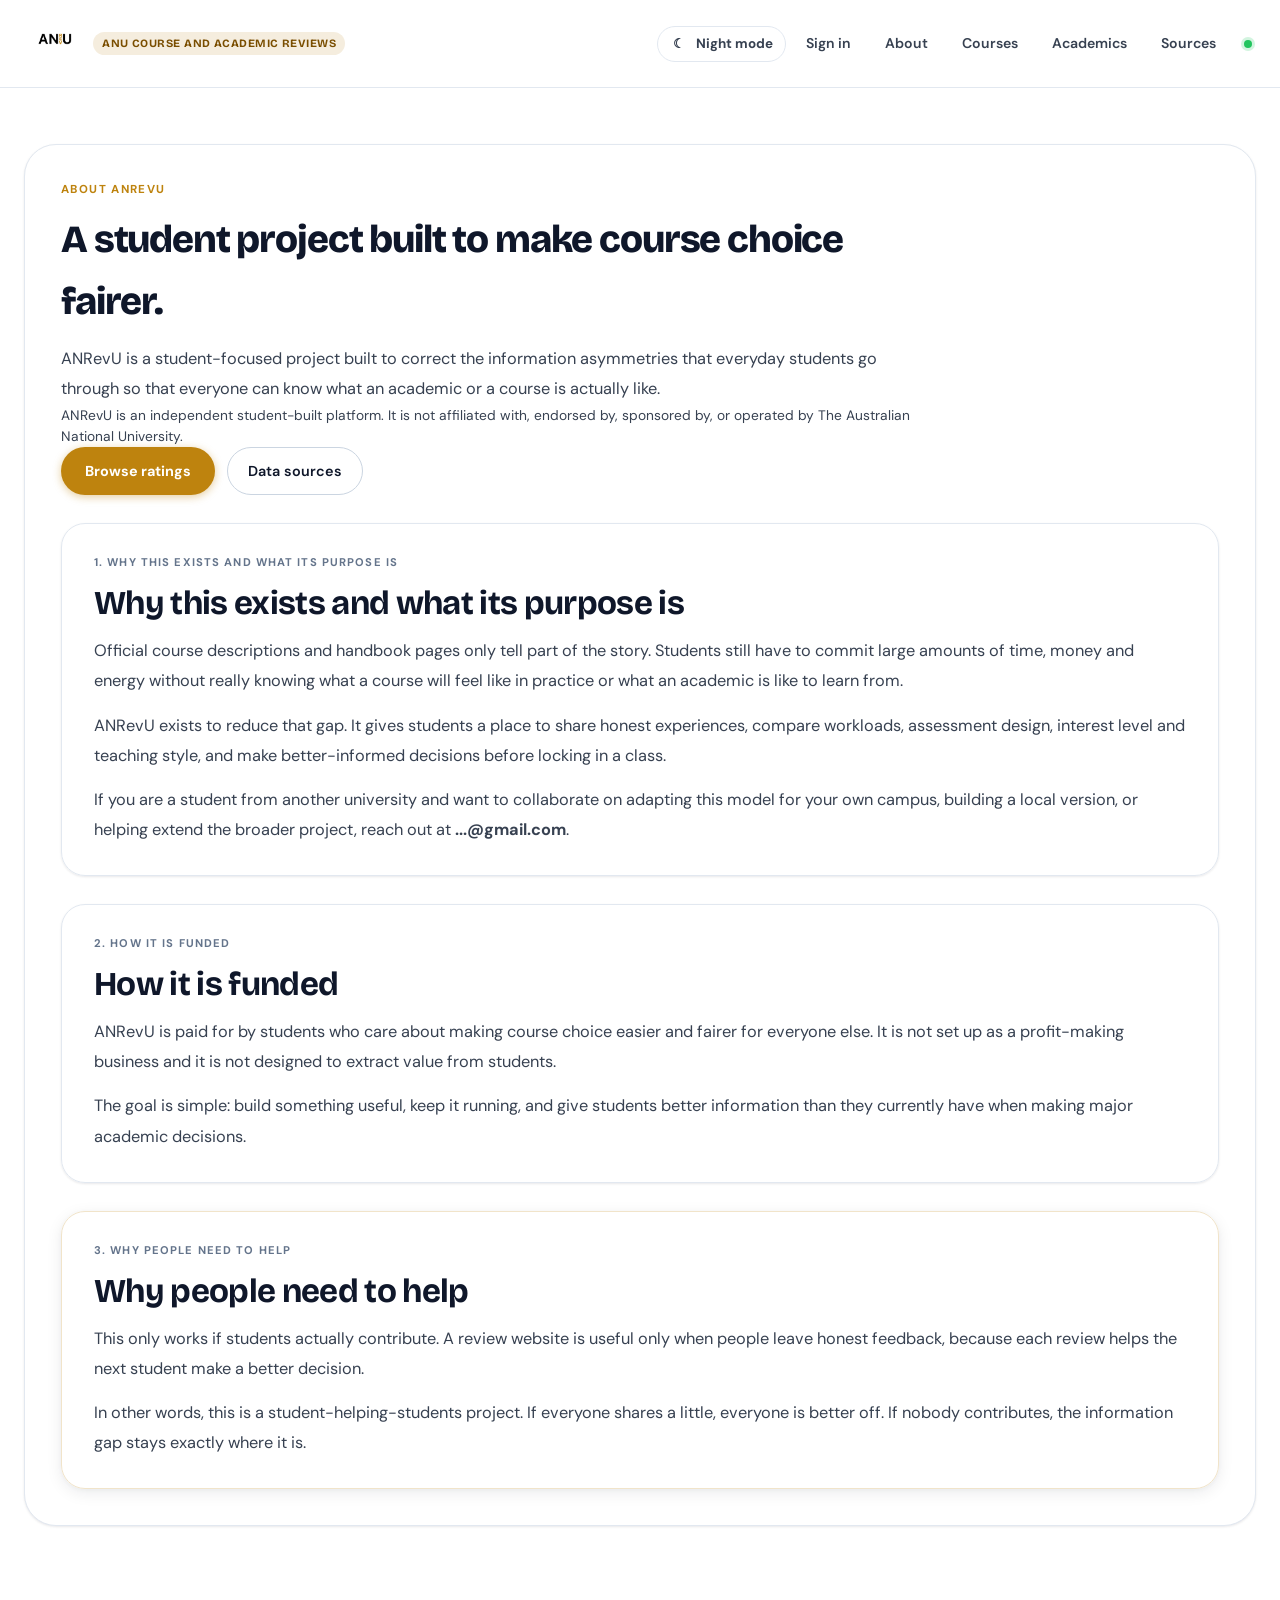
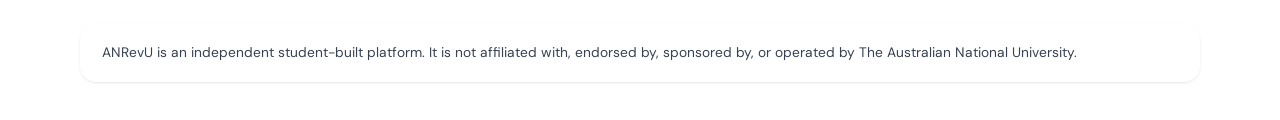
<file: cbe-rating/about.html>
<!doctype html>
<html lang="en">
  <head>
    <meta charset="utf-8">
    <meta name="viewport" content="width=device-width, initial-scale=1">
    <title>ANRevU | About</title>
    <link rel="icon" type="image/png" href="assets/anrevu-logo.png?v=20260502h">
    <link rel="preconnect" href="https://fonts.googleapis.com">
    <link rel="preconnect" href="https://fonts.gstatic.com" crossorigin>
    <link href="https://fonts.googleapis.com/css2?family=Bricolage+Grotesque:opsz,wght@12..96,400;12..96,500;12..96,600;12..96,700;12..96,800&family=DM+Sans:ital,opsz,wght@0,9..40,400;0,9..40,500;0,9..40,600;1,9..40,400&display=swap" rel="stylesheet">
    <link rel="stylesheet" href="styles.css?v=20260502h">
  </head>
  <body>
    <header class="site-header">
      <div class="header-inner">
        <a class="wordmark" href="/cbe-rating/" aria-label="Go to ANRevU home">
          <img class="wordmark-logo" src="assets/anrevu-logo-white.png?v=20260502h" alt="ANRevU">
          <span class="wordmark-badge">ANU course and academic reviews</span>
        </a>
        <nav class="header-nav">
          <button id="theme-toggle" class="theme-toggle" type="button" aria-pressed="false" aria-label="Switch to night mode">
            <span id="theme-toggle-icon" class="theme-toggle-icon" aria-hidden="true">☾</span>
            <span id="theme-toggle-text">Night mode</span>
          </button>
          <a id="auth-nav-link" href="/cbe-rating/#signin" class="nav-link nav-link--button">Sign in</a>
          <a href="/cbe-rating/about.html" class="nav-link">About</a>
          <a href="/cbe-rating/#directory" class="nav-link">Courses</a>
          <a href="/cbe-rating/#directory" class="nav-link">Academics</a>
          <a href="/cbe-rating/sources.html" class="nav-link">Sources</a>
          <span class="nav-dot is-live" title="About ANRevU"></span>
        </nav>
      </div>
    </header>

    <main class="shell">
      <section class="sources-section sources-section--page about-section about-section--stacked">
        <div class="sources-head about-intro">
          <p class="eyebrow">About ANRevU</p>
          <h1 class="sources-title">A student project built to make course choice fairer.</h1>
          <p class="sources-note">
            ANRevU is a student-focused project built to correct the information asymmetries that everyday students go through so that everyone can know what an academic or a course is actually like.
          </p>
          <p class="site-disclaimer">
            ANRevU is an independent student-built platform. It is not affiliated with, endorsed by, sponsored by, or operated by The Australian National University.
          </p>
          <div class="hero-actions">
            <a class="btn-primary" href="/cbe-rating/#directory">Browse ratings</a>
            <a class="btn-ghost btn-ghost--light" href="/cbe-rating/sources.html">Data sources</a>
          </div>
        </div>

        <section class="about-block">
          <p class="panel-label">1. Why this exists and what its purpose is</p>
          <h2 class="about-block-title">Why this exists and what its purpose is</h2>
          <p class="sources-note">
            Official course descriptions and handbook pages only tell part of the story. Students still have to commit large amounts of time, money and energy without really knowing what a course will feel like in practice or what an academic is like to learn from.
          </p>
          <p class="sources-note">
            ANRevU exists to reduce that gap. It gives students a place to share honest experiences, compare workloads, assessment design, interest level and teaching style, and make better-informed decisions before locking in a class.
          </p>
          <p class="sources-note">
            If you are a student from another university and want to collaborate on adapting this model for your own campus, building a local version, or helping extend the broader project, reach out at <strong>...@gmail.com</strong>.
          </p>
        </section>

        <section class="about-block">
          <p class="panel-label">2. How it is funded</p>
          <h2 class="about-block-title">How it is funded</h2>
          <p class="sources-note">
            ANRevU is paid for by students who care about making course choice easier and fairer for everyone else. It is not set up as a profit-making business and it is not designed to extract value from students.
          </p>
          <p class="sources-note">
            The goal is simple: build something useful, keep it running, and give students better information than they currently have when making major academic decisions.
          </p>
        </section>

        <section class="about-block about-block--highlight">
          <p class="panel-label">3. Why people need to help</p>
          <h2 class="about-block-title">Why people need to help</h2>
          <p class="sources-note">
            This only works if students actually contribute. A review website is useful only when people leave honest feedback, because each review helps the next student make a better decision.
          </p>
          <p class="sources-note">
            In other words, this is a student-helping-students project. If everyone shares a little, everyone is better off. If nobody contributes, the information gap stays exactly where it is.
          </p>
        </section>
      </section>
    </main>
    <footer class="site-footer">
      <p class="site-disclaimer">
        ANRevU is an independent student-built platform. It is not affiliated with, endorsed by, sponsored by, or operated by The Australian National University.
      </p>
    </footer>
    <script>
      (function () {
        const STORAGE_KEY = "anrevu-theme-mode";
        const root = document.documentElement;
        const toggle = document.getElementById("theme-toggle");
        const toggleText = document.getElementById("theme-toggle-text");
        const toggleIcon = document.getElementById("theme-toggle-icon");
        let dark = false;
        try {
          dark = localStorage.getItem(STORAGE_KEY) === "dark";
        } catch {}
        function applyTheme() {
          root.classList.toggle("dark", dark);
          toggle?.setAttribute("aria-pressed", dark ? "true" : "false");
          toggle?.setAttribute("aria-label", dark ? "Switch to normal mode" : "Switch to night mode");
          if (toggleText) toggleText.textContent = dark ? "Normal mode" : "Night mode";
          if (toggleIcon) toggleIcon.textContent = dark ? "☀" : "☾";
        }
        toggle?.addEventListener("click", function () {
          dark = !dark;
          try {
            localStorage.setItem(STORAGE_KEY, dark ? "dark" : "light");
          } catch {}
          applyTheme();
        });
        applyTheme();
        const AUTH_STORAGE_KEY = "anrevu-auth-status";
        const authLink = document.getElementById("auth-nav-link");
        try {
          const stored = localStorage.getItem(AUTH_STORAGE_KEY);
          const authState = stored ? JSON.parse(stored) : null;
          const signedIn = Boolean(authState?.signedIn);
          if (authLink) {
            authLink.textContent = signedIn ? "Account" : "Sign in";
            authLink.href = signedIn ? "/cbe-rating/#account" : "/cbe-rating/#signin";
            authLink.classList.toggle("nav-link--signed-in", signedIn);
          }
        } catch {}
      }());
    </script>
  </body>
</html>
</file>
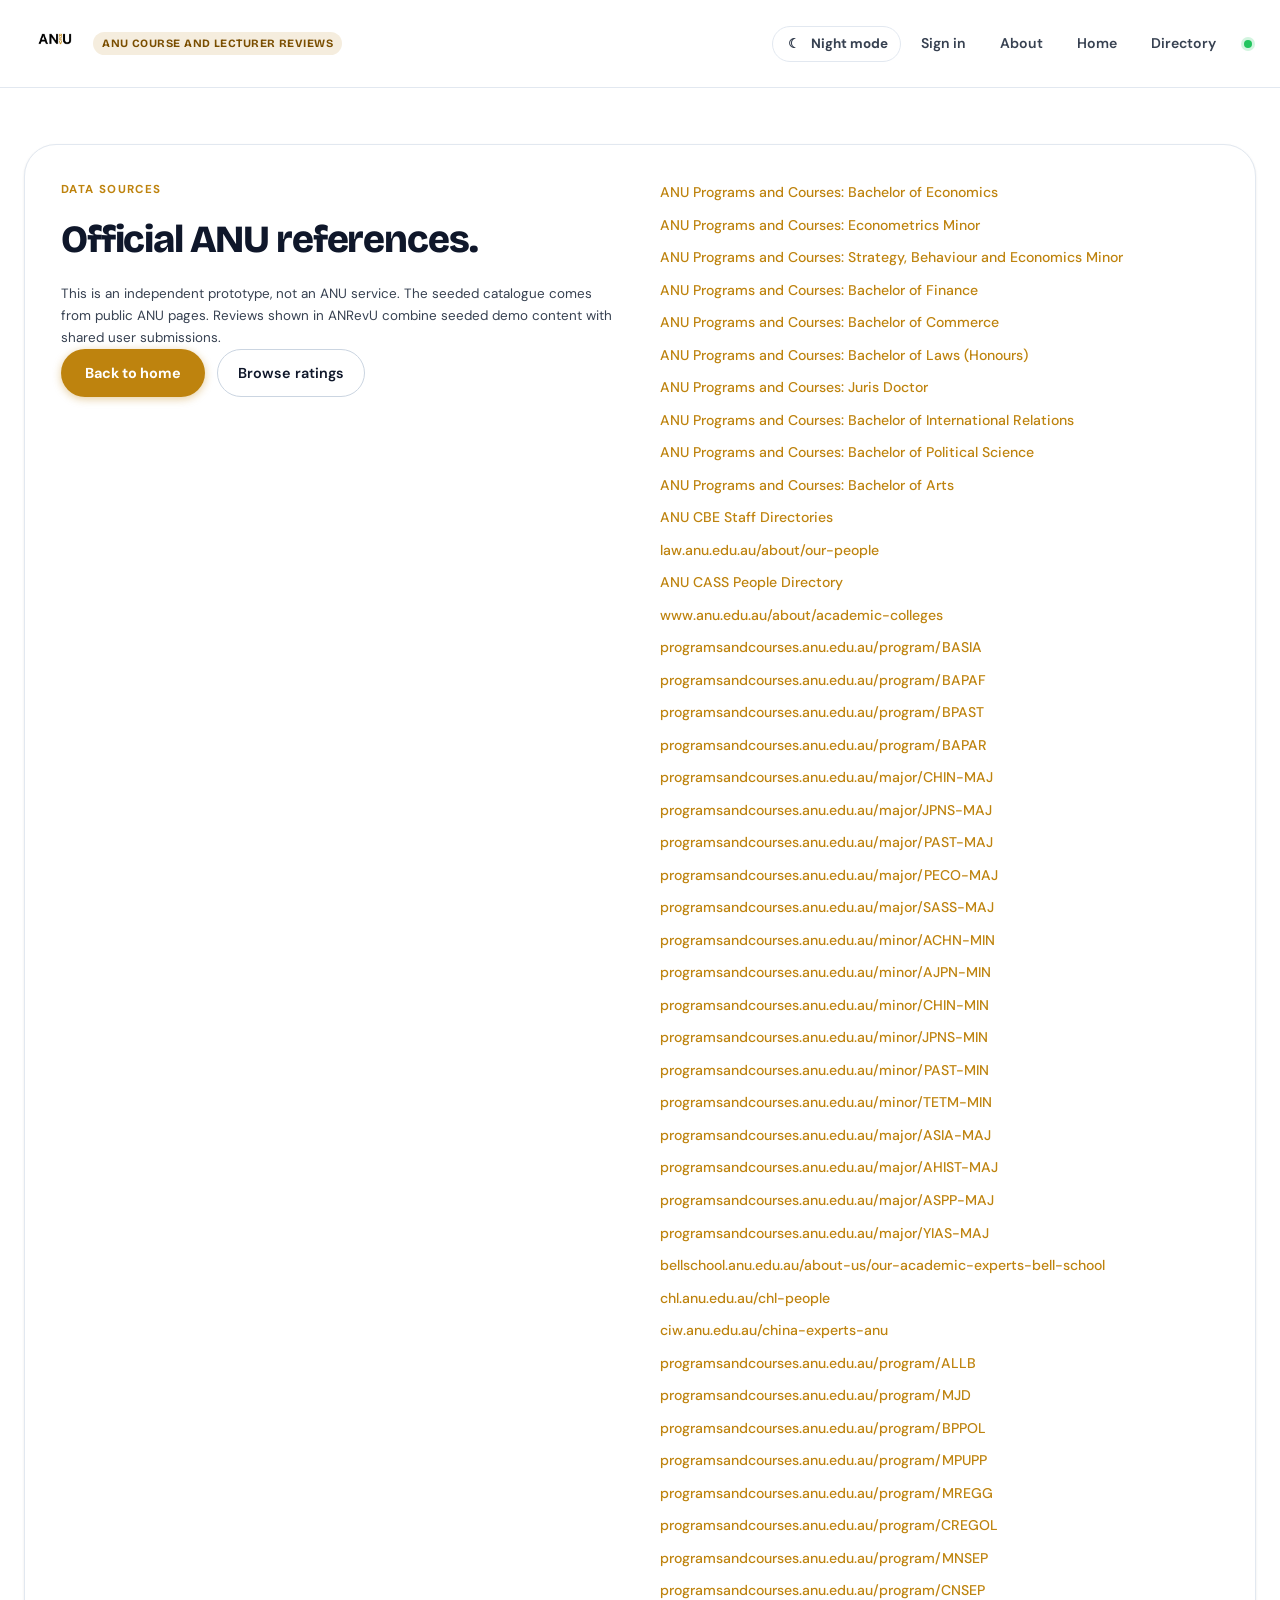
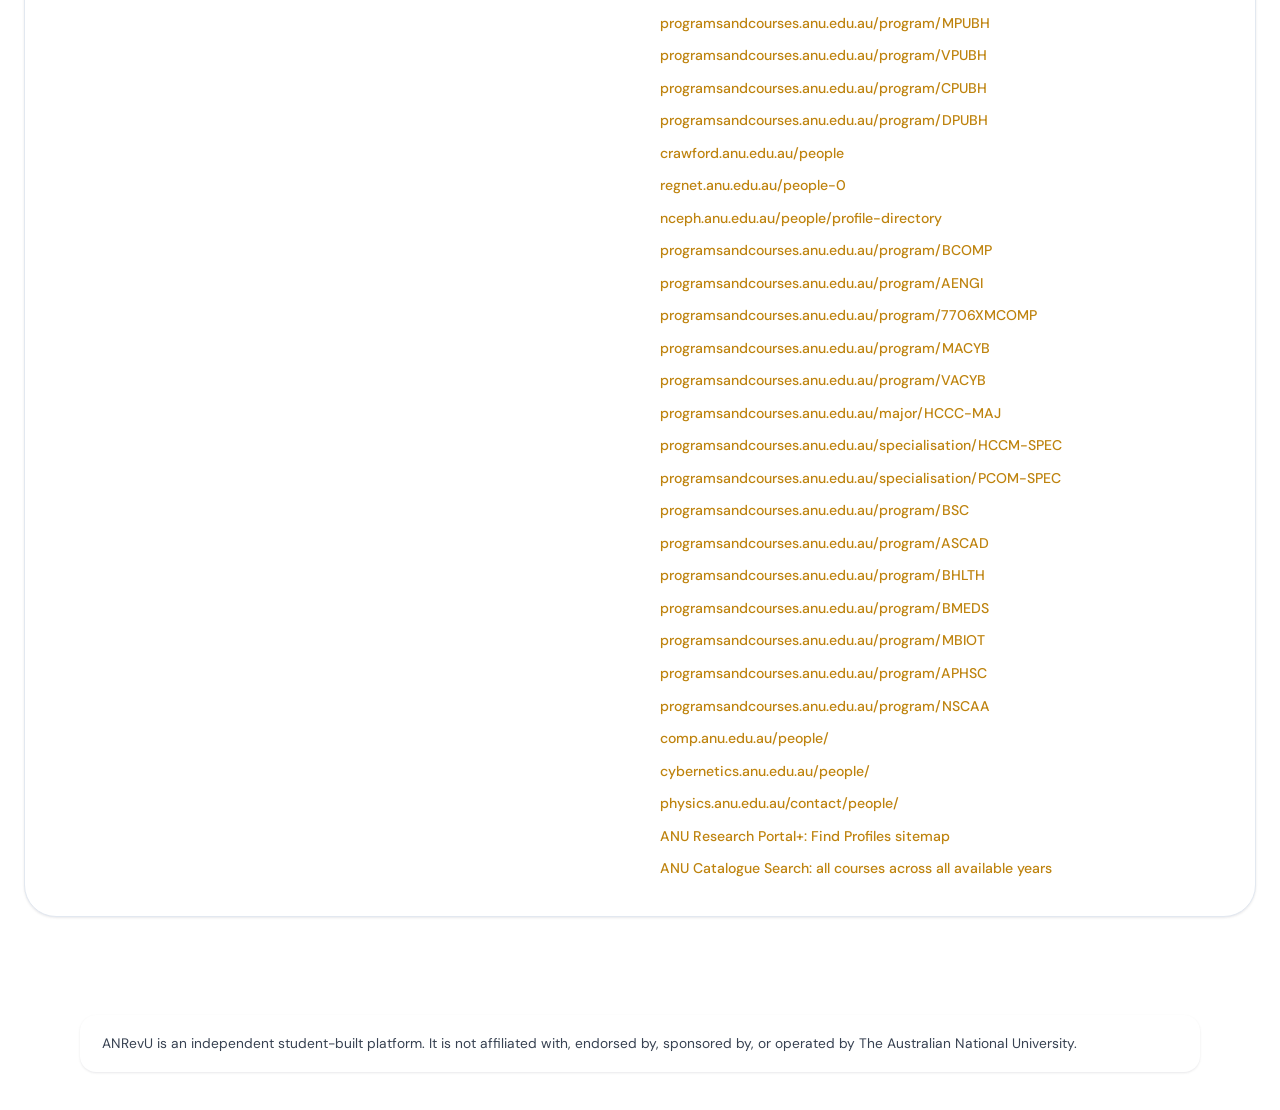
<file: cbe-rating/sources.html>
<!doctype html>
<html lang="en">
  <head>
    <meta charset="utf-8">
    <meta name="viewport" content="width=device-width, initial-scale=1">
    <title>ANRevU | Data Sources</title>
    <link rel="icon" type="image/png" href="assets/anrevu-logo.png?v=20260502h">
    <link rel="preconnect" href="https://fonts.googleapis.com">
    <link rel="preconnect" href="https://fonts.gstatic.com" crossorigin>
    <link href="https://fonts.googleapis.com/css2?family=Bricolage+Grotesque:opsz,wght@12..96,400;12..96,500;12..96,600;12..96,700;12..96,800&family=DM+Sans:ital,opsz,wght@0,9..40,400;0,9..40,500;0,9..40,600;1,9..40,400&display=swap" rel="stylesheet">
    <link rel="stylesheet" href="styles.css?v=20260502h">
  </head>
  <body>
    <header class="site-header">
      <div class="header-inner">
        <a class="wordmark" href="/cbe-rating/" aria-label="Go to ANRevU home">
          <img class="wordmark-logo" src="assets/anrevu-logo-white.png?v=20260502h" alt="ANRevU">
          <span class="wordmark-badge">ANU course and lecturer reviews</span>
        </a>
        <nav class="header-nav">
          <button id="theme-toggle" class="theme-toggle" type="button" aria-pressed="false" aria-label="Switch to night mode">
            <span id="theme-toggle-icon" class="theme-toggle-icon" aria-hidden="true">☾</span>
            <span id="theme-toggle-text">Night mode</span>
          </button>
          <a id="auth-nav-link" href="/cbe-rating/#signin" class="nav-link nav-link--button">Sign in</a>
          <a href="/cbe-rating/about.html" class="nav-link">About</a>
          <a href="/cbe-rating/" class="nav-link">Home</a>
          <a href="/cbe-rating/#directory" class="nav-link">Directory</a>
          <span class="nav-dot is-live" title="Static data sources page"></span>
        </nav>
      </div>
    </header>

    <main class="shell">
      <section class="sources-section sources-section--page">
        <div class="sources-head">
          <p class="eyebrow">Data sources</p>
          <h1 class="sources-title">Official ANU references.</h1>
          <p class="sources-note">This is an independent prototype, not an ANU service. The seeded catalogue comes from public ANU pages. Reviews shown in ANRevU combine seeded demo content with shared user submissions.</p>
          <div class="hero-actions">
            <a class="btn-primary" href="/cbe-rating/">Back to home</a>
            <a class="btn-ghost btn-ghost--light" href="/cbe-rating/#directory">Browse ratings</a>
          </div>
        </div>
        <ul id="source-list" class="source-list"></ul>
      </section>
    </main>

    <footer class="site-footer">
      <p class="site-disclaimer">
        ANRevU is an independent student-built platform. It is not affiliated with, endorsed by, sponsored by, or operated by The Australian National University.
      </p>
    </footer>

    <script src="data.js?v=20260425b"></script>
    <script>
      const sourceList = document.getElementById("source-list");
      const sources = window.ANREVIEW_DATA?.sources || [];
      sources.forEach((source) => {
        const entry = document.createElement("li");
        const link = document.createElement("a");
        link.href = source.url;
        link.target = "_blank";
        link.rel = "noreferrer";
        link.textContent = source.label;
        entry.appendChild(link);
        sourceList.appendChild(entry);
      });

      (function () {
        const STORAGE_KEY = "anrevu-theme-mode";
        const root = document.documentElement;
        const toggle = document.getElementById("theme-toggle");
        const toggleText = document.getElementById("theme-toggle-text");
        const toggleIcon = document.getElementById("theme-toggle-icon");
        let dark = false;
        try {
          dark = localStorage.getItem(STORAGE_KEY) === "dark";
        } catch {}
        function applyTheme() {
          root.classList.toggle("dark", dark);
          toggle?.setAttribute("aria-pressed", dark ? "true" : "false");
          toggle?.setAttribute("aria-label", dark ? "Switch to normal mode" : "Switch to night mode");
          if (toggleText) toggleText.textContent = dark ? "Normal mode" : "Night mode";
          if (toggleIcon) toggleIcon.textContent = dark ? "☀" : "☾";
        }
        toggle?.addEventListener("click", function () {
          dark = !dark;
          try {
            localStorage.setItem(STORAGE_KEY, dark ? "dark" : "light");
          } catch {}
          applyTheme();
        });
        applyTheme();
        const AUTH_STORAGE_KEY = "anrevu-auth-status";
        const authLink = document.getElementById("auth-nav-link");
        try {
          const stored = localStorage.getItem(AUTH_STORAGE_KEY);
          const authState = stored ? JSON.parse(stored) : null;
          const signedIn = Boolean(authState?.signedIn);
          if (authLink) {
            authLink.textContent = signedIn ? "Account" : "Sign in";
            authLink.href = signedIn ? "/cbe-rating/#account" : "/cbe-rating/#signin";
            authLink.classList.toggle("nav-link--signed-in", signedIn);
          }
        } catch {}
      }());
    </script>
  </body>
</html>
</file>
<file: cbe-rating/styles.css>
/* ═══════════════════════════════════════════════════════════
   ANReview — Redesigned Styles
   ═══════════════════════════════════════════════════════════ */

/* ── Colour Themes ──────────────────────────────────────── */

/* Default: ANU Gold on black/white */
:root {
  --accent:       #BE830E;
  --accent-dark:  #9a6a0a;
  --accent-light: #F5EDDE;
  --accent-text:  #7a4e00;
  --hero-bg:      #0f0f0f;
}

/* ANU reversed — gold stays, darker tones */
[data-theme="ink"] {
  --accent:       #BE830E;
  --accent-dark:  #9a6a0a;
  --accent-light: #F5EDDE;
  --accent-text:  #7a4e00;
  --hero-bg:      #1a1a1a;
}

/* Cobalt Blue */
[data-theme="cobalt"] {
  --accent:       #2563EB;
  --accent-dark:  #1d4ed8;
  --accent-light: #dbeafe;
  --accent-text:  #1e40af;
  --hero-bg:      #0f172a;
}

/* Crimson */
[data-theme="crimson"] {
  --accent:       #DC2626;
  --accent-dark:  #b91c1c;
  --accent-light: #fee2e2;
  --accent-text:  #991b1b;
  --hero-bg:      #1a0606;
}

/* ── Base tokens ────────────────────────────────────────── */
:root {
  --bg:           #ffffff;
  --bg-subtle:    #f8fafc;
  --bg-muted:     #f1f5f9;
  --surface:      #ffffff;
  --ink:          #0f172a;
  --ink-muted:    #374151;
  --ink-faint:    #64748b;
  --line:         #e2e8f0;
  --line-strong:  #cbd5e1;
  --radius-sm:    10px;
  --radius-md:    16px;
  --radius-lg:    24px;
  --radius-xl:    32px;
  --shadow-sm:    0 1px 3px rgba(15,23,42,.06), 0 1px 2px rgba(15,23,42,.04);
  --shadow-md:    0 4px 16px rgba(15,23,42,.08), 0 1px 4px rgba(15,23,42,.04);
  --shadow-lg:    0 12px 40px rgba(15,23,42,.10), 0 2px 8px rgba(15,23,42,.06);
  --font-head:    'Bricolage Grotesque', sans-serif;
  --font-body:    'DM Sans', sans-serif;
  --header-h:     88px;
  --transition:   160ms cubic-bezier(.4,0,.2,1);
}

/* ── Dark mode ──────────────────────────────────────────── */
.dark {
  --bg:          #0f172a;
  --bg-subtle:   #1e293b;
  --bg-muted:    #334155;
  --surface:     #1e293b;
  --ink:         #f1f5f9;
  --ink-muted:   #cbd5e1;
  --ink-faint:   #94a3b8;
  --line:        #334155;
  --line-strong: #475569;
  --shadow-sm:   0 1px 3px rgba(0,0,0,.3);
  --shadow-md:   0 4px 16px rgba(0,0,0,.3);
  --shadow-lg:   0 12px 40px rgba(0,0,0,.35);
  --accent-text: #f4d28d;
  --accent-light: #23324d;
}

/* ── Reset ──────────────────────────────────────────────── */
*, *::before, *::after { box-sizing: border-box; margin: 0; }
html { scroll-behavior: smooth; -webkit-font-smoothing: antialiased; }
body {
  font-family: var(--font-body);
  font-size: 15px;
  line-height: 1.6;
  color: var(--ink);
  background: var(--bg);
  padding-top: var(--header-h);
  transition: background var(--transition), color var(--transition);
}
.modal-open {
  overflow: hidden;
}

/* ── Header ─────────────────────────────────────────────── */
.site-header {
  position: fixed;
  top: 0; left: 0; right: 0;
  height: var(--header-h);
  background: rgba(255,255,255,0.88);
  backdrop-filter: blur(16px);
  -webkit-backdrop-filter: blur(16px);
  border-bottom: 1px solid var(--line);
  z-index: 100;
  transition: background var(--transition), border-color var(--transition);
}
.dark .site-header {
  background: rgba(15,23,42,0.88);
}
.header-inner {
  display: flex;
  align-items: center;
  justify-content: space-between;
  max-width: 1300px;
  margin: 0 auto;
  padding: 0 28px;
  height: 100%;
}
.wordmark {
  display: flex;
  align-items: center;
  gap: 10px;
  text-decoration: none;
  font-family: var(--font-head);
  font-size: 1.25rem;
  font-weight: 800;
  letter-spacing: -0.02em;
}
.wordmark-logo {
  display: block;
  width: auto;
  height: 78px;
}
.wordmark-badge {
  display: inline-flex;
  align-items: center;
  padding: 3px 9px;
  border-radius: 999px;
  background: var(--accent-light);
  color: var(--accent-text);
  font-size: 0.7rem;
  font-weight: 700;
  letter-spacing: 0.04em;
  text-transform: uppercase;
  white-space: nowrap;
}
.dark .wordmark-badge {
  background: #22314d;
  color: #f7ddb0;
}
.header-nav {
  display: flex;
  align-items: center;
  gap: 6px;
}
.theme-toggle {
  display: inline-flex;
  align-items: center;
  gap: 8px;
  height: 36px;
  padding: 0 12px;
  border: 1px solid var(--line);
  border-radius: 999px;
  background: var(--surface);
  color: var(--ink-muted);
  font: inherit;
  font-size: 0.84rem;
  font-weight: 700;
  cursor: pointer;
  transition: background var(--transition), color var(--transition), border-color var(--transition);
}
.theme-toggle:hover {
  background: var(--bg-muted);
  color: var(--ink);
  border-color: var(--line-strong);
}
.theme-toggle-icon {
  display: inline-flex;
  align-items: center;
  justify-content: center;
  width: 18px;
}
.nav-link {
  display: inline-flex;
  align-items: center;
  height: 36px;
  padding: 0 14px;
  border-radius: var(--radius-sm);
  color: var(--ink-muted);
  font-weight: 600;
  font-size: 0.88rem;
  text-decoration: none;
  transition: background var(--transition), color var(--transition);
}
.nav-link--button {
  border: 0;
  background: transparent;
  cursor: pointer;
  font-family: inherit;
}
.nav-link--signed-in {
  background: color-mix(in srgb, var(--accent) 12%, transparent);
  color: var(--ink);
}
.nav-link:hover {
  background: var(--bg-muted);
  color: var(--ink);
}
.nav-dot {
  width: 8px; height: 8px;
  border-radius: 50%;
  background: var(--ink-faint);
  margin-left: 8px;
  transition: background var(--transition);
}
.nav-dot.is-live  { background: #22c55e; box-shadow: 0 0 0 3px rgba(34,197,94,.2); }
.nav-dot.is-error { background: #ef4444; }

.auth-review-card {
  display: flex;
  justify-content: space-between;
  align-items: center;
  gap: 18px;
  padding: 16px 18px;
  margin-bottom: 18px;
  border: 1px solid var(--line);
  border-radius: var(--radius-md);
  background: var(--bg-subtle);
}
.auth-review-title {
  font-weight: 700;
  color: var(--ink);
}
.auth-review-copy,
.auth-modal-copy,
.auth-helper {
  color: var(--ink-muted);
}
.auth-benefit-list {
  display: flex;
  flex-wrap: wrap;
  gap: 8px;
  margin-top: 10px;
}
.auth-benefit-pill {
  display: inline-flex;
  align-items: center;
  gap: 6px;
  padding: 6px 10px;
  border-radius: 999px;
  background: var(--accent-light);
  color: var(--accent-text);
  font-size: 0.78rem;
  font-weight: 700;
}
.dark .auth-benefit-pill {
  background: #22314d;
  color: #f7ddb0;
}
.inline-check {
  display: grid;
  grid-template-columns: 20px 1fr;
  align-items: start;
  gap: 10px;
  padding: 12px 14px;
  border: 1px solid var(--line);
  border-radius: var(--radius-sm);
  background: var(--surface);
  color: var(--ink);
}
.inline-check input {
  width: 18px;
  height: 18px;
  margin-top: 2px;
  accent-color: var(--accent);
}
.inline-check strong {
  display: block;
  font-size: 0.88rem;
}
.inline-check small {
  display: block;
  margin-top: 2px;
  color: var(--ink-muted);
  line-height: 1.45;
}
.auth-highlight {
  margin: 14px 0 2px;
  padding: 14px 16px;
  border: 1px solid color-mix(in srgb, var(--accent) 28%, var(--line));
  border-radius: var(--radius-md);
  background: color-mix(in srgb, var(--accent-light) 70%, white);
}
.auth-highlight-title {
  font-weight: 800;
  color: var(--accent-text);
  margin-bottom: 4px;
}
.auth-highlight-copy {
  color: var(--ink);
  font-size: 0.94rem;
  line-height: 1.55;
}
.auth-review-actions,
.review-submit-row,
.review-owner-bar {
  display: flex;
  align-items: center;
  gap: 10px;
}
.auth-status-note {
  padding: 10px 12px;
  border-radius: var(--radius-sm);
  background: color-mix(in srgb, var(--accent) 10%, var(--bg-subtle));
  border: 1px solid color-mix(in srgb, var(--accent) 22%, var(--line));
  color: var(--ink);
  font-size: 0.88rem;
  line-height: 1.55;
}
.auth-account-summary {
  display: grid;
  gap: 10px;
  padding: 14px;
  border: 1px solid var(--line);
  border-radius: var(--radius-md);
  background: var(--bg-subtle);
}
.account-detail-row {
  display: grid;
  grid-template-columns: 130px 1fr;
  gap: 12px;
  align-items: baseline;
  padding: 8px 0;
  border-bottom: 1px solid color-mix(in srgb, var(--line) 70%, transparent);
}
.account-detail-row:last-child {
  border-bottom: 0;
}
.account-detail-row span {
  color: var(--ink-muted);
  font-size: 0.78rem;
  font-weight: 700;
  text-transform: uppercase;
  letter-spacing: 0.04em;
}
.account-detail-row strong {
  color: var(--ink);
  overflow-wrap: anywhere;
}
.auth-account-actions {
  display: flex;
  flex-wrap: wrap;
  gap: 10px;
}
.auth-text-button {
  justify-self: flex-start;
  border: 0;
  background: transparent;
  color: var(--accent);
  font: inherit;
  font-size: 0.86rem;
  font-weight: 700;
  cursor: pointer;
  padding: 0;
}
.auth-text-button:hover {
  color: var(--accent-text);
  text-decoration: underline;
}
.auth-modal {
  position: fixed;
  inset: 0;
  z-index: 150;
  display: grid;
  place-items: center;
}
.auth-modal.is-hidden {
  display: none;
}
.auth-modal-backdrop {
  position: absolute;
  inset: 0;
  background: rgba(15, 23, 42, 0.5);
}
.auth-modal-dialog {
  position: relative;
  width: min(92vw, 560px);
  max-height: 88vh;
  overflow: auto;
  padding: 28px;
  border-radius: var(--radius-lg);
  background: var(--surface);
  border: 1px solid var(--line);
  box-shadow: var(--shadow-lg);
}
.auth-modal-head {
  display: flex;
  justify-content: space-between;
  align-items: flex-start;
  gap: 18px;
  margin-bottom: 12px;
}
.auth-close {
  border: 0;
  background: transparent;
  color: var(--ink-faint);
  font-size: 1.8rem;
  line-height: 1;
  cursor: pointer;
}
.auth-modal-switch {
  display: flex;
  gap: 8px;
  margin: 18px 0;
}
.auth-google {
  width: 100%;
  padding: 12px 16px;
  border: 1px solid var(--line-strong);
  border-radius: 999px;
  background: var(--surface);
  color: var(--ink);
  font: inherit;
  font-weight: 700;
  cursor: pointer;
}
.auth-divider {
  display: flex;
  align-items: center;
  gap: 12px;
  margin: 18px 0;
  color: var(--ink-faint);
  font-size: 0.85rem;
}
.auth-divider::before,
.auth-divider::after {
  content: "";
  flex: 1;
  height: 1px;
  background: var(--line);
}
.auth-form {
  display: grid;
  gap: 14px;
}
.welcome-dialog {
  width: min(96vw, 880px);
}
.welcome-grid {
  display: grid;
  grid-template-columns: 1.15fr 0.95fr;
  gap: 18px;
  margin-top: 18px;
}
.welcome-card {
  padding: 20px;
  border-radius: var(--radius-lg);
  border: 1px solid var(--line);
  background: var(--bg-subtle);
}
.welcome-card--highlight {
  border-color: color-mix(in srgb, var(--accent) 28%, var(--line));
  background: linear-gradient(180deg, color-mix(in srgb, var(--accent-light) 72%, white), var(--surface));
}
.welcome-card-label {
  margin-bottom: 8px;
  color: var(--accent-text);
  font-size: 0.78rem;
  font-weight: 800;
  letter-spacing: 0.08em;
  text-transform: uppercase;
}
.welcome-card h4 {
  font-family: var(--font-head);
  font-size: 1.3rem;
  line-height: 1.2;
  margin-bottom: 12px;
}
.welcome-points {
  padding-left: 18px;
  color: var(--ink-muted);
  display: grid;
  gap: 10px;
}
.welcome-actions {
  display: flex;
  justify-content: flex-start;
  margin-top: 18px;
}

/* ── Shell ──────────────────────────────────────────────── */
.shell {
  max-width: 1300px;
  margin: 0 auto;
  padding: 40px 24px 72px;
}

/* ── Eyebrow ─────────────────────────────────────────────── */
.eyebrow {
  font-size: 0.72rem;
  font-weight: 700;
  letter-spacing: 0.12em;
  text-transform: uppercase;
  color: var(--accent);
  margin-bottom: 10px;
}

/* ── Hero ────────────────────────────────────────────────── */
.hero {
  display: grid;
  grid-template-columns: 1.5fr 1fr;
  gap: 32px;
  padding: 56px 56px 52px;
  background: var(--hero-bg);
  border: 1px solid rgba(255,255,255,0.08);
  border-radius: var(--radius-xl);
  overflow: hidden;
  position: relative;
}
.hero::before {
  content: '';
  position: absolute;
  top: -80px; right: -80px;
  width: 420px; height: 420px;
  border-radius: 50%;
  background: radial-gradient(circle, rgba(190,131,14,0.22) 0%, transparent 70%);
  pointer-events: none;
}
.hero::after {
  content: '';
  position: absolute;
  bottom: -60px; left: -60px;
  width: 300px; height: 300px;
  border-radius: 50%;
  background: radial-gradient(circle, rgba(190,131,14,0.10) 0%, transparent 70%);
  pointer-events: none;
}
.hero .eyebrow { color: #BE830E; }
.hero .hero-heading { color: #fff7eb !important; }
.hero-heading em { color: #d89a18; font-style: italic; }
.hero-logo {
  display: block;
  width: min(100%, 260px);
  height: auto;
  margin-bottom: 18px;
  border-radius: 22px;
  box-shadow: 0 12px 30px rgba(0, 0, 0, 0.22);
}
[data-hero="centered"] .hero {
  grid-template-columns: 1fr;
  text-align: center;
  max-width: 680px;
  margin-left: auto;
  margin-right: auto;
}
[data-hero="centered"] .hero-actions { justify-content: center; }
[data-hero="centered"] .hero-right    { display: none; }

.hero-heading {
  font-family: var(--font-head);
  font-size: clamp(2.6rem, 5vw, 4.2rem);
  font-weight: 800;
  line-height: 1.05;
  letter-spacing: -0.03em;
  color: #ffffff;
  margin-bottom: 20px;
}
.hero-heading em {
  font-style: italic;
  color: var(--accent);
}
.hero-body {
  font-size: 1rem;
  line-height: 1.7;
  color: rgba(255, 248, 235, 0.9);
  max-width: 52ch;
  margin-bottom: 32px;
}
.hero-body strong { color: #fff7eb; font-weight: 700; }

.site-disclaimer {
  margin: 0;
  color: var(--ink-muted);
  font-size: 0.86rem;
  line-height: 1.55;
}

.site-disclaimer--hero {
  max-width: 660px;
  margin: -8px 0 26px;
  padding: 14px 16px;
  border: 1px solid rgba(255, 255, 255, 0.16);
  border-radius: 18px;
  background: rgba(255, 255, 255, 0.08);
  color: rgba(255, 248, 235, 0.78);
}

.site-footer {
  width: min(1120px, calc(100% - 32px));
  margin: 26px auto 38px;
  padding: 18px 22px;
  border: 1px solid var(--border);
  border-radius: var(--radius-md);
  background: var(--surface);
  box-shadow: var(--shadow-sm);
}

.hero-actions {
  display: flex;
  gap: 12px;
  flex-wrap: wrap;
}

/* ── Buttons ─────────────────────────────────────────────── */
.btn-primary {
  display: inline-flex;
  align-items: center;
  justify-content: center;
  height: 48px;
  padding: 0 24px;
  border-radius: 999px;
  background: var(--accent);
  color: #fff;
  font: inherit;
  font-size: 0.9rem;
  font-weight: 700;
  text-decoration: none;
  border: none;
  cursor: pointer;
  transition: background var(--transition), transform var(--transition), box-shadow var(--transition);
  box-shadow: 0 2px 8px color-mix(in srgb, var(--accent) 40%, transparent);
}
.btn-primary:hover {
  background: var(--accent-dark);
  transform: translateY(-1px);
  box-shadow: 0 6px 20px color-mix(in srgb, var(--accent) 35%, transparent);
}
.btn-primary:active { transform: translateY(0); }

.btn-ghost {
  display: inline-flex;
  align-items: center;
  height: 48px;
  padding: 0 20px;
  border-radius: 999px;
  border: 1.5px solid rgba(255,255,255,0.5);
  color: rgba(255,255,255,0.9);
  font: inherit;
  font-size: 0.9rem;
  font-weight: 600;
  text-decoration: none;
  cursor: pointer;
  transition: border-color var(--transition), color var(--transition), background var(--transition);
}
.btn-ghost:hover {
  border-color: #ffffff;
  color: #ffffff;
  background: rgba(255,255,255,0.1);
}

.btn-ghost--light {
  border-color: var(--line-strong);
  color: var(--ink);
}

.btn-ghost--light:hover {
  border-color: var(--accent);
  color: var(--accent-text);
  background: var(--accent-light);
}

.btn-submit { width: 100%; height: 52px; font-size: 0.95rem; border-radius: var(--radius-md); }

.btn-secondary {
  display: inline-flex;
  align-items: center;
  justify-content: center;
  min-height: 44px;
  padding: 0 18px;
  border-radius: 999px;
  border: 1.5px solid var(--line-strong);
  background: var(--surface);
  color: var(--ink);
  font: inherit;
  font-size: 0.88rem;
  font-weight: 700;
  cursor: pointer;
  transition: border-color var(--transition), background var(--transition), color var(--transition), transform var(--transition);
}
.btn-secondary:hover:not(:disabled) {
  border-color: var(--accent);
  color: var(--accent-text);
  transform: translateY(-1px);
}
.btn-secondary:disabled {
  opacity: 0.45;
  cursor: not-allowed;
}

/* ── Hero panel ──────────────────────────────────────────── */
.hero-right {
  padding: 28px;
  background: rgba(255,255,255,0.10);
  border: 1px solid rgba(255,255,255,0.18);
  border-radius: var(--radius-lg);
  backdrop-filter: blur(8px);
}
.hero-right .panel-label { color: rgba(255,255,255,0.65); }
.hero-right .feature-list li { color: rgba(255,255,255,0.92); }
.hero-right .panel-note { color: rgba(255,255,255,0.6); border-top-color: rgba(255,255,255,0.18); }
.panel-label {
  font-size: 0.7rem;
  font-weight: 700;
  letter-spacing: 0.1em;
  text-transform: uppercase;
  color: var(--ink-faint);
  margin-bottom: 16px;
}
.feature-list {
  list-style: none;
  padding: 0;
  display: grid;
  gap: 12px;
}
.feature-list li {
  display: flex;
  align-items: flex-start;
  gap: 10px;
  font-size: 0.88rem;
  color: var(--ink-muted);
  line-height: 1.5;
}
.feature-icon {
  font-size: 1rem;
  flex-shrink: 0;
  margin-top: 1px;
}
.panel-note {
  margin-top: 20px;
  font-size: 0.78rem;
  color: var(--ink-faint);
  border-top: 1px solid var(--line);
  padding-top: 14px;
}

/* ── Stats strip ─────────────────────────────────────────── */
.stat-strip {
  display: grid;
  grid-template-columns: repeat(4, 1fr);
  gap: 14px;
  margin-top: 20px;
}
.stat-card {
  padding: 28px 24px 24px;
  background: var(--surface);
  border: 1px solid var(--line);
  border-radius: var(--radius-lg);
  box-shadow: var(--shadow-sm);
  transition: transform var(--transition), box-shadow var(--transition);
}
.stat-card:hover {
  transform: translateY(-2px);
  box-shadow: var(--shadow-md);
}
.stat-card--muted .stat-num { color: var(--ink); opacity: 0.55; }
.stat-num {
  display: block;
  font-family: var(--font-head);
  font-size: clamp(2.2rem, 4vw, 3rem);
  font-weight: 800;
  letter-spacing: -0.04em;
  color: var(--accent);
  line-height: 1;
  margin-bottom: 6px;
}
.stat-label {
  font-size: 0.8rem;
  font-weight: 600;
  color: var(--ink-muted);
  text-transform: uppercase;
  letter-spacing: 0.06em;
}

/* ── Status bar ─────────────────────────────────────────── */
.status-bar {
  display: flex;
  align-items: center;
  gap: 10px;
  margin-top: 14px;
  padding: 12px 18px;
  background: var(--bg-subtle);
  border: 1px solid var(--line);
  border-radius: var(--radius-md);
}
.status-dot {
  width: 8px; height: 8px;
  border-radius: 50%;
  background: var(--ink-faint);
  flex-shrink: 0;
  animation: pulse 2s ease-in-out infinite;
}
@keyframes pulse {
  0%, 100% { opacity: 1; }
  50%       { opacity: 0.4; }
}
.status-bar p {
  margin: 0;
  font-size: 0.82rem;
  font-weight: 600;
  color: var(--ink);
}

/* ── College tabs ───────────────────────────────────────── */
.college-switch {
  display: grid;
  grid-template-columns: repeat(4, 1fr);
  gap: 12px;
  margin-top: 20px;
}
.college-tab {
  display: flex;
  flex-direction: column;
  gap: 4px;
  padding: 20px 22px;
  background: var(--surface);
  border: 1.5px solid var(--line);
  border-radius: var(--radius-lg);
  cursor: pointer;
  text-align: left;
  transition: border-color var(--transition), background var(--transition), transform var(--transition), box-shadow var(--transition);
  box-shadow: var(--shadow-sm);
}
.college-tab:hover {
  border-color: var(--accent);
  transform: translateY(-2px);
  box-shadow: var(--shadow-md);
}
.college-tab.is-active {
  border-color: var(--accent);
  background: var(--accent-light);
  box-shadow: 0 0 0 3px color-mix(in srgb, var(--accent) 15%, transparent);
}
.ctab-label {
  font-family: var(--font-head);
  font-size: 0.98rem;
  font-weight: 700;
  color: var(--ink);
  line-height: 1.3;
}
.college-tab.is-active .ctab-label { color: var(--accent-text); }
.ctab-sub {
  font-size: 0.84rem;
  color: var(--ink);
  opacity: 0.65;
  line-height: 1.45;
}
.college-tab.is-active .ctab-sub { opacity: 0.8; }

/* ── Directory section ──────────────────────────────────── */
.directory { margin-top: 40px; }

.directory.is-detail-open .directory-head,
.directory.is-detail-open .type-switch,
.directory.is-detail-open .workflow-strip,
.directory.is-detail-open .filters-card,
.directory.is-detail-open .browse-view {
  display: none !important;
}

.directory-head {
  display: flex;
  justify-content: space-between;
  align-items: flex-end;
  gap: 24px;
}
.directory-title {
  font-family: var(--font-head);
  font-size: clamp(1.8rem, 3.5vw, 2.8rem);
  font-weight: 800;
  letter-spacing: -0.03em;
  color: var(--ink);
}
.directory-note {
  max-width: 38ch;
  font-size: 0.92rem;
  color: var(--ink);
  opacity: 0.7;
  line-height: 1.6;
}

.workflow-strip {
  display: grid;
  grid-template-columns: repeat(2, 1fr);
  gap: 12px;
  margin-top: 18px;
}

.workflow-card {
  padding: 18px 20px;
  background: var(--bg-subtle);
  border: 1px solid var(--line);
  border-radius: var(--radius-lg);
  box-shadow: var(--shadow-sm);
}

.workflow-card h3 {
  font-family: var(--font-head);
  font-size: 1rem;
  font-weight: 700;
  color: var(--ink);
  margin-bottom: 6px;
}

.workflow-card p:last-child {
  font-size: 0.84rem;
  color: var(--ink-muted);
  line-height: 1.6;
}

.workflow-step,
.panel-step {
  font-size: 0.72rem;
  font-weight: 700;
  letter-spacing: 0.1em;
  text-transform: uppercase;
  color: var(--accent);
}

.panel-step {
  margin-bottom: 6px;
}

/* ── Type toggle ─────────────────────────────────────────── */
.type-switch {
  display: inline-flex;
  gap: 6px;
  margin-top: 20px;
  padding: 5px;
  background: var(--bg-muted);
  border-radius: var(--radius-md);
  border: 1px solid var(--line);
}
.type-tab {
  height: 40px;
  padding: 0 20px;
  border: none;
  border-radius: var(--radius-sm);
  background: transparent;
  color: var(--ink-muted);
  font: inherit;
  font-size: 0.88rem;
  font-weight: 600;
  cursor: pointer;
  transition: background var(--transition), color var(--transition), box-shadow var(--transition);
}
.type-tab.is-active {
  background: var(--surface);
  color: var(--accent);
  box-shadow: var(--shadow-sm);
}

/* ── Filters ─────────────────────────────────────────────── */
.filters-card {
  display: grid;
  grid-template-columns: 2fr 1fr 1fr 1fr;
  gap: 12px;
  margin-top: 16px;
  padding: 16px;
  background: var(--surface);
  border: 1px solid var(--line);
  border-radius: var(--radius-lg);
  box-shadow: var(--shadow-sm);
}
.field {
  display: flex;
  flex-direction: column;
  gap: 6px;
}
.field-label {
  font-size: 0.78rem;
  font-weight: 700;
  color: var(--ink-muted);
  letter-spacing: 0.04em;
  text-transform: uppercase;
}
.field-optional {
  font-weight: 400;
  text-transform: none;
  letter-spacing: 0;
  color: var(--ink-faint);
}
.input-wrap {
  position: relative;
}

.search-submit-row {
  display: flex;
  gap: 10px;
  align-items: center;
}

.search-submit-row .input-wrap {
  flex: 1;
}

.search-submit {
  flex-shrink: 0;
  min-width: 108px;
}
.input-icon {
  position: absolute;
  left: 12px;
  top: 50%;
  transform: translateY(-50%);
  width: 16px; height: 16px;
  color: var(--ink-faint);
  pointer-events: none;
}
.field--search input { padding-left: 38px !important; }

.field input,
.field select,
.field textarea {
  width: 100%;
  height: 44px;
  padding: 0 14px;
  border: 1.5px solid var(--line);
  border-radius: var(--radius-md);
  background: var(--bg-subtle);
  color: var(--ink);
  font: inherit;
  font-size: 0.88rem;
  transition: border-color var(--transition), box-shadow var(--transition), background var(--transition);
  appearance: none;
  -webkit-appearance: none;
}
.field textarea {
  height: auto;
  padding: 12px 14px;
  resize: vertical;
}
select.field, .field select {
  background-image: url("data:image/svg+xml,%3Csvg xmlns='http://www.w3.org/2000/svg' width='12' height='8' fill='none'%3E%3Cpath d='M1 1l5 5 5-5' stroke='%2364748b' stroke-width='1.5' stroke-linecap='round' stroke-linejoin='round'/%3E%3C/svg%3E");
  background-repeat: no-repeat;
  background-position: right 12px center;
  padding-right: 32px;
}
.field input:focus,
.field select:focus,
.field textarea:focus {
  outline: none;
  border-color: var(--accent);
  box-shadow: 0 0 0 3px color-mix(in srgb, var(--accent) 15%, transparent);
  background: var(--surface);
}

/* ── Content grid ─────────────────────────────────────────── */
.browse-view,
.detail-page {
  margin-top: 16px;
}

/* ── List panel ──────────────────────────────────────────── */
.list-panel {
  background: var(--surface);
  border: 1px solid var(--line);
  border-radius: var(--radius-xl);
  padding: 22px;
  box-shadow: var(--shadow-sm);
}
.list-panel--full {
  width: 100%;
}
.list-header {
  display: flex;
  justify-content: space-between;
  align-items: flex-start;
  padding-bottom: 14px;
  border-bottom: 1px solid var(--line);
  margin-bottom: 16px;
}
.list-heading {
  font-family: var(--font-head);
  font-size: 1rem;
  font-weight: 700;
  color: var(--ink);
}
.results-meta-text {
  font-size: 0.8rem;
  color: var(--ink-muted);
  font-weight: 600;
}
.results-grid {
  display: grid;
  gap: 10px;
}

/* ── Result cards ─────────────────────────────────────────── */
.result-card {
  padding: 16px 18px;
  border: 1.5px solid var(--line);
  border-radius: var(--radius-md);
  background: var(--bg-subtle);
  cursor: pointer;
  transition: border-color var(--transition), transform var(--transition), box-shadow var(--transition), background var(--transition);
}
.result-card:hover {
  border-color: var(--accent);
  background: var(--surface);
  transform: translateY(-1px);
  box-shadow: var(--shadow-md);
}
.result-card.is-active {
  border-color: var(--accent);
  background: var(--accent-light);
  box-shadow: 0 0 0 3px color-mix(in srgb, var(--accent) 12%, transparent);
}
.dark .result-card.is-active {
  background: #f4ead6;
  border-color: #d3a54f;
}
.dark .result-card.is-active h4,
.dark .result-card.is-active .result-snippet,
.dark .result-card.is-active .meta-chip {
  color: #172033;
  opacity: 1;
}
.dark .result-card.is-active .meta-chip {
  background: rgba(23, 32, 51, 0.08);
  border-color: rgba(23, 32, 51, 0.12);
}
.dark .result-card.is-active .tag-chip,
.dark .result-card.is-active .score-badge {
  background: rgba(190, 131, 14, 0.12);
  color: #7a4e00;
}
.result-card h4 {
  font-family: var(--font-head);
  font-size: 0.95rem;
  font-weight: 700;
  letter-spacing: -0.01em;
  color: var(--ink);
  margin: 10px 0 5px;
}
.result-snippet {
  font-size: 0.82rem;
  color: var(--ink);
  opacity: 0.75;
  line-height: 1.5;
  margin-bottom: 10px;
  display: -webkit-box;
  -webkit-line-clamp: 2;
  -webkit-box-orient: vertical;
  overflow: hidden;
}
.result-meta,
.result-tags,
.review-meta {
  display: flex;
  gap: 6px;
  flex-wrap: wrap;
}

/* ── Chips & pills ───────────────────────────────────────── */
.pill {
  display: inline-flex;
  align-items: center;
  padding: 4px 10px;
  border-radius: 999px;
  background: var(--accent-light);
  color: var(--accent-text);
  font-size: 0.7rem;
  font-weight: 700;
  letter-spacing: 0.06em;
  text-transform: uppercase;
  margin-bottom: 6px;
}
.meta-chip {
  display: inline-flex;
  align-items: center;
  height: 26px;
  padding: 0 9px;
  border-radius: 999px;
  background: var(--bg-muted);
  color: var(--ink);
  font-size: 0.75rem;
  font-weight: 600;
  border: 1px solid var(--line);
}
.tag-chip {
  display: inline-flex;
  align-items: center;
  height: 26px;
  padding: 0 9px;
  border-radius: 999px;
  background: color-mix(in srgb, var(--accent) 10%, transparent);
  color: var(--accent-text);
  font-size: 0.75rem;
  font-weight: 600;
}
.dark .tag-chip,
.dark .score-badge {
  background: rgba(244, 210, 141, 0.12);
  color: #f6dca9;
}
.score-badge {
  display: inline-flex;
  align-items: center;
  height: 26px;
  padding: 0 9px;
  border-radius: 999px;
  background: color-mix(in srgb, var(--accent) 14%, transparent);
  color: var(--accent-text);
  font-size: 0.75rem;
  font-weight: 700;
}

/* ── Detail panel ─────────────────────────────────────────── */
.detail-panel {
  background: var(--surface);
  border: 1px solid var(--line);
  border-radius: var(--radius-xl);
  padding: 24px;
  box-shadow: var(--shadow-sm);
  position: sticky;
  top: calc(var(--header-h) + 16px);
  max-height: calc(100vh - var(--header-h) - 32px);
  overflow-y: auto;
  scrollbar-width: thin;
  scrollbar-color: var(--line) transparent;
}
.detail-panel--page {
  position: static;
  max-height: none;
  overflow: visible;
}

.detail-page-bar {
  display: flex;
  justify-content: space-between;
  align-items: center;
  gap: 12px;
  min-height: 86px;
  margin: 6px 0 22px;
  padding: 18px 22px;
  border: 1px solid var(--line);
  border-radius: var(--radius-lg);
  background: color-mix(in srgb, var(--surface) 88%, var(--bg-subtle));
}

.detail-page-actions {
  display: flex;
  gap: 14px;
  flex-wrap: wrap;
}
.detail-page-actions .btn-secondary {
  min-height: 54px;
  padding: 0 24px;
  font-size: 0.95rem;
}

.detail-empty {
  display: flex;
  flex-direction: column;
  align-items: center;
  justify-content: center;
  text-align: center;
  min-height: 280px;
  padding: 40px 20px;
  color: var(--ink-muted);
}
.detail-empty-icon {
  font-size: 2.5rem;
  margin-bottom: 16px;
  color: var(--ink-faint);
}
.detail-empty h3 {
  font-family: var(--font-head);
  font-size: 1.1rem;
  font-weight: 700;
  color: var(--ink);
  margin-bottom: 8px;
}
.detail-empty p {
  font-size: 0.88rem;
  line-height: 1.6;
  max-width: 28ch;
  color: var(--ink-muted);
}

.detail-top {
  display: flex;
  justify-content: space-between;
  gap: 16px;
  align-items: flex-start;
  padding-bottom: 18px;
  border-bottom: 1px solid var(--line);
  margin-bottom: 16px;
}
.detail-title {
  font-family: var(--font-head);
  font-size: 1.15rem;
  font-weight: 800;
  letter-spacing: -0.02em;
  color: var(--ink);
  line-height: 1.25;
  margin-top: 6px;
}
.detail-subtitle {
  font-size: 0.82rem;
  color: var(--ink-muted);
  margin-top: 4px;
}
.score-chip {
  display: flex;
  flex-direction: column;
  align-items: center;
  justify-content: center;
  min-width: 72px;
  padding: 12px 10px;
  border-radius: var(--radius-md);
  background: color-mix(in srgb, var(--accent) 12%, transparent);
  border: 1px solid color-mix(in srgb, var(--accent) 25%, transparent);
  flex-shrink: 0;
}
.score-chip span {
  font-family: var(--font-head);
  font-size: 1.8rem;
  font-weight: 800;
  color: var(--accent);
  line-height: 1;
}
.score-chip small {
  font-size: 0.72rem;
  color: var(--ink-faint);
  font-weight: 600;
  margin-top: 2px;
}

/* ── Metrics ─────────────────────────────────────────────── */
.detail-metrics {
  display: grid;
  grid-template-columns: repeat(4, 1fr);
  gap: 8px;
  margin-bottom: 16px;
}
#detail-view .score-chip {
  display: none;
}
.detail-metrics .metric-card:has(#metric-overall) {
  display: none;
}
.metric-card {
  padding: 12px;
  background: var(--bg-subtle);
  border: 1px solid var(--line);
  border-radius: var(--radius-md);
  text-align: center;
}
.metric-label {
  font-size: 0.7rem;
  font-weight: 600;
  color: var(--ink-muted);
  text-transform: uppercase;
  letter-spacing: 0.04em;
  margin-bottom: 4px;
}
.metric-val {
  font-family: var(--font-head);
  font-size: 1.3rem;
  font-weight: 800;
  color: var(--ink);
}

/* ── Info cards ──────────────────────────────────────────── */
.detail-sections { display: grid; gap: 22px; margin-top: 18px; }
.info-card {
  padding: 22px 22px;
  background: var(--bg-subtle);
  border: 1px solid var(--line);
  border-radius: var(--radius-md);
}
.info-card--form {
  background: var(--surface);
  border-color: var(--line-strong);
}
.info-heading {
  font-family: var(--font-head);
  font-size: 1.2rem;
  font-weight: 800;
  color: var(--ink);
  margin-bottom: 4px;
}
.section-head {
  display: flex;
  justify-content: space-between;
  align-items: flex-start;
  gap: 12px;
  margin-bottom: 10px;
}
.section-sub {
  font-size: 0.78rem;
  color: var(--ink-muted);
}
.field--compact {
  min-width: 0;
}
.review-toolbar {
  display: grid;
  grid-template-columns: repeat(4, minmax(0, 1fr));
  gap: 12px;
  margin-top: 14px;
  margin-bottom: 10px;
}
.section-sub--title {
  font-size: 0.86rem;
  line-height: 1.55;
  margin-top: 2px;
}

/* ── Facts ────────────────────────────────────────────────── */
.facts {
  display: grid;
  grid-template-columns: max-content 1fr;
  gap: 6px 16px;
  margin-top: 12px;
  font-size: 0.84rem;
}
.facts dt { font-weight: 700; color: var(--ink-muted); }
.facts dd { color: var(--ink); }
.facts a  { color: var(--accent); text-decoration: none; }
.facts a:hover { text-decoration: underline; }

/* ── Link pills ──────────────────────────────────────────── */
.link-pills {
  display: flex;
  flex-wrap: wrap;
  gap: 8px;
  margin-top: 12px;
}
.link-pills button {
  border: 1.5px solid var(--line);
  border-radius: 999px;
  height: 32px;
  padding: 0 12px;
  background: var(--surface);
  color: var(--ink-muted);
  font: inherit;
  font-size: 0.8rem;
  font-weight: 600;
  cursor: pointer;
  transition: border-color var(--transition), color var(--transition), background var(--transition);
}
.link-pills button:hover {
  border-color: var(--accent);
  color: var(--accent);
  background: var(--accent-light);
}

/* ── Reviews ─────────────────────────────────────────────── */
.review-list {
  display: grid;
  gap: 10px;
  margin-top: 12px;
}
.review-card {
  padding: 14px 16px;
  background: var(--surface);
  border: 1px solid var(--line);
  border-radius: var(--radius-md);
  transition: border-color var(--transition);
}
.review-card:hover { border-color: var(--line-strong); }
.review-author-row {
  display: flex;
  align-items: center;
  flex-wrap: wrap;
  gap: 10px;
  margin-bottom: 8px;
}
.review-author-name {
  font-family: var(--font-head);
  font-size: 0.98rem;
  font-weight: 800;
  color: var(--ink);
}
.review-verified-badge {
  display: inline-flex;
  align-items: center;
  gap: 6px;
  padding: 5px 10px;
  border-radius: 999px;
  background: rgba(37, 99, 235, 0.14);
  color: #1d4ed8;
  font-size: 0.74rem;
  font-weight: 800;
}
.dark .review-verified-badge {
  background: rgba(96, 165, 250, 0.16);
  color: #bfdbfe;
}
.review-verified-icon {
  display: inline-flex;
  align-items: center;
  justify-content: center;
  width: 18px;
  height: 18px;
  border-radius: 50%;
  background: currentColor;
  color: white;
  font-size: 0.66rem;
  line-height: 1;
}
.review-card blockquote {
  margin: 10px 0 0;
  padding-left: 12px;
  border-left: 3px solid var(--accent);
  font-size: 0.88rem;
  color: var(--ink);
  line-height: 1.6;
  font-style: italic;
}
.review-media-gallery {
  display: grid;
  grid-template-columns: repeat(auto-fit, minmax(160px, 1fr));
  gap: 10px;
  margin-top: 12px;
}
.review-media-item {
  width: 100%;
  max-height: 260px;
  object-fit: cover;
  border-radius: var(--radius-md);
  border: 1px solid var(--line);
  background: var(--bg-muted);
}
.review-actions {
  display: flex;
  justify-content: space-between;
  align-items: center;
  flex-wrap: wrap;
  margin-top: 12px;
  gap: 8px;
}
.review-submit-row {
  justify-content: flex-end;
  margin-top: 10px;
}
.review-vote-bar {
  display: inline-flex;
  align-items: center;
  gap: 8px;
}
.vote-button {
  height: 32px;
  padding: 0 12px;
  border: 1px solid color-mix(in srgb, var(--accent) 35%, var(--line));
  border-radius: 999px;
  background: color-mix(in srgb, var(--accent) 6%, var(--surface));
  color: var(--ink);
  font: inherit;
  font-size: 0.76rem;
  font-weight: 700;
  cursor: pointer;
  transition: border-color var(--transition), background var(--transition), color var(--transition);
}
.vote-button:hover {
  border-color: var(--accent);
  background: color-mix(in srgb, var(--accent) 12%, var(--surface));
}
.vote-button--down {
  border-color: color-mix(in srgb, #b45309 35%, var(--line));
  background: color-mix(in srgb, #b45309 7%, var(--surface));
}
.vote-button:disabled {
  opacity: 0.6;
  cursor: default;
}
.report-button {
  height: 30px;
  padding: 0 12px;
  border: 1px solid var(--line);
  border-radius: 999px;
  background: transparent;
  color: var(--ink-faint);
  font: inherit;
  font-size: 0.75rem;
  font-weight: 600;
  cursor: pointer;
  transition: border-color var(--transition), color var(--transition);
  flex-shrink: 0;
}
.report-button:hover {
  border-color: #ef4444;
  color: #ef4444;
}
.report-button:disabled { opacity: 0.5; cursor: default; }

/* ── Review form ─────────────────────────────────────────── */
.review-form {
  display: grid;
  gap: 14px;
  margin-top: 14px;
}
.media-field input[type="file"] {
  padding: 12px;
  background: var(--surface);
}
.field-help {
  display: block;
  margin-top: 6px;
  color: var(--ink-muted);
  font-size: 0.78rem;
  line-height: 1.45;
}
.review-dual-toggle-wrap {
  display: grid;
  gap: 8px;
}
.linked-review-toggle {
  display: grid;
  grid-template-columns: 28px 1fr;
  align-items: center;
  gap: 16px;
  width: 100%;
  padding: 18px 20px;
  border: 1.5px solid color-mix(in srgb, var(--accent) 30%, var(--line));
  border-radius: var(--radius-md);
  background: color-mix(in srgb, var(--accent) 6%, var(--surface));
  font-size: 0.92rem;
  color: var(--ink);
  cursor: pointer;
  box-shadow: 0 6px 18px rgba(15, 23, 42, 0.04);
}
.linked-review-toggle input {
  position: absolute;
  opacity: 0;
  pointer-events: none;
}
.linked-review-box {
  width: 24px;
  height: 24px;
  border: 2px solid color-mix(in srgb, var(--accent) 60%, var(--line));
  border-radius: 7px;
  background: var(--surface);
  display: inline-flex;
  align-items: center;
  justify-content: center;
  transition: border-color var(--transition), background var(--transition), transform var(--transition);
}
.linked-review-copy {
  display: grid;
  gap: 2px;
}
.linked-review-copy strong {
  font-size: 0.88rem;
  font-weight: 700;
  color: var(--ink);
}
.linked-review-copy span {
  font-size: 0.78rem;
  color: var(--ink-muted);
}
.linked-review-toggle input:checked + .linked-review-box {
  border-color: var(--accent);
  background: var(--accent);
}
.linked-review-toggle input:checked + .linked-review-box::after {
  content: "✓";
  color: white;
  font-size: 0.92rem;
  font-weight: 800;
}
.linked-review-toggle:hover {
  border-color: color-mix(in srgb, var(--accent) 45%, var(--line));
  background: color-mix(in srgb, var(--accent) 8%, var(--surface));
}
.linked-review-toggle:has(input:disabled) {
  opacity: 0.6;
  cursor: not-allowed;
}
.linked-review-copy strong {
  display: block;
  font-size: 1.02rem;
  line-height: 1.2;
}
.linked-review-copy span {
  display: block;
  margin-top: 4px;
  color: var(--ink-muted);
  font-size: 0.86rem;
}
.linked-review-hint {
  font-size: 0.84rem;
  color: var(--ink-muted);
}
.review-dual-shell {
  display: grid;
  grid-template-columns: minmax(0, 1fr);
  gap: 14px;
}
.review-panel {
  padding: 14px;
  background: color-mix(in srgb, var(--bg-subtle) 78%, var(--surface));
  border: 1px solid var(--line);
  border-radius: var(--radius-md);
}
.review-panel--linked {
  background: color-mix(in srgb, var(--accent) 4%, var(--surface));
  border-color: color-mix(in srgb, var(--accent) 22%, var(--line));
}
.review-panel-head {
  display: grid;
  gap: 4px;
  margin-bottom: 12px;
}
.review-panel-title {
  font-family: var(--font-head);
  font-size: 0.92rem;
  font-weight: 700;
  color: var(--ink);
}
.review-panel-subtitle {
  font-size: 0.78rem;
  color: var(--ink-muted);
}
.review-ratings-grid {
  display: grid;
  grid-template-columns: repeat(4, 1fr);
  gap: 10px;
}
.review-ratings-grid .field:has(#review-overall),
.review-ratings-grid .field:has(#linked-review-overall) {
  display: none;
}

.course-context-field {
  display: grid;
  gap: 12px;
  padding: 16px;
  border: 1px solid var(--line);
  border-radius: var(--radius-md);
  background: color-mix(in srgb, var(--accent) 4%, var(--surface));
}

.course-context-grid {
  display: grid;
  grid-template-columns: repeat(2, minmax(0, 1fr));
  gap: 10px;
  align-items: end;
}

.course-context-grid .field {
  min-width: 0;
}

.course-context-grid .btn-secondary {
  grid-column: 1 / -1;
  width: 100%;
  min-height: 48px;
}

.course-context-list {
  display: flex;
  flex-wrap: wrap;
  gap: 8px;
}

.course-context-chip {
  display: inline-flex;
  align-items: center;
  gap: 8px;
  padding: 8px 10px;
  border-radius: 999px;
  background: var(--surface);
  border: 1px solid var(--line);
  color: var(--ink);
  font-size: 0.8rem;
  font-weight: 700;
}

.course-context-remove {
  border: 0;
  border-radius: 999px;
  background: color-mix(in srgb, var(--accent) 12%, transparent);
  color: var(--ink);
  cursor: pointer;
  font: inherit;
  font-weight: 800;
  line-height: 1;
  padding: 3px 7px;
}

.review-form input[readonly] {
  background: color-mix(in srgb, var(--accent) 8%, var(--bg-subtle));
  color: var(--accent-text);
  font-weight: 700;
  cursor: default;
}
.form-feedback {
  font-size: 0.95rem;
  font-weight: 700;
  min-height: 20px;
  padding: 14px 16px;
  border-radius: var(--radius-md);
  border: 1px solid transparent;
  line-height: 1.5;
}
.form-feedback.is-hidden {
  display: none;
}
.form-feedback.is-success {
  color: #19483d;
  background: color-mix(in srgb, #19483d 10%, white);
  border-color: color-mix(in srgb, #19483d 24%, white);
}
.form-feedback.is-error {
  color: #8f2b17;
  background: color-mix(in srgb, #c84b31 12%, white);
  border-color: color-mix(in srgb, #c84b31 26%, white);
}

@media (min-width: 980px) {
  .review-dual-shell {
    grid-template-columns: minmax(0, 1fr) minmax(320px, 0.88fr);
    align-items: start;
  }
}

/* ── Sources ─────────────────────────────────────────────── */
.sources-section {
  display: grid;
  grid-template-columns: 1fr 1fr;
  gap: 40px;
  align-items: start;
  margin-top: 48px;
  padding: 40px;
  background: var(--bg-subtle);
  border: 1px solid var(--line);
  border-radius: var(--radius-xl);
}
.sources-title {
  font-family: var(--font-head);
  font-size: clamp(1.6rem, 3vw, 2.4rem);
  font-weight: 800;
  letter-spacing: -0.03em;
  color: var(--ink);
  margin-bottom: 12px;
}
.sources-note {
  font-size: 0.84rem;
  color: var(--ink-muted);
  line-height: 1.65;
}
.about-section .sources-note {
  font-size: 1.02rem;
  line-height: 1.85;
}
.source-list {
  display: grid;
  gap: 10px;
  padding: 0;
  list-style: none;
}
.source-list li { font-size: 0.88rem; }
.source-list a {
  color: var(--accent);
  text-decoration: none;
  font-weight: 500;
}
.source-list a:hover { text-decoration: underline; }

.sources-section--page {
  margin-top: 16px;
  padding: 36px;
  background: var(--surface);
  border: 1px solid var(--line);
  border-radius: var(--radius-xl);
  box-shadow: var(--shadow-sm);
}

.about-section {
  grid-template-columns: minmax(0, 1.2fr) minmax(280px, 0.8fr);
}

.about-section--stacked {
  display: grid;
  grid-template-columns: 1fr;
  gap: 28px;
}

.about-intro {
  max-width: 860px;
}

.about-card-grid {
  display: grid;
  gap: 20px;
}

.about-card {
  padding: 26px;
  border-radius: var(--radius-lg);
  background: var(--surface-2);
  border: 1px solid var(--line);
  box-shadow: var(--shadow-sm);
}

.about-card .feature-list li {
  font-size: 0.98rem;
  line-height: 1.65;
}

.about-block {
  padding: 30px 32px;
  border-radius: var(--radius-lg);
  background: var(--surface-2);
  border: 1px solid var(--line);
  box-shadow: var(--shadow-sm);
}

.about-block .panel-label {
  margin-bottom: 14px;
}
.about-block-title {
  font-family: var(--font-head);
  font-size: clamp(1.7rem, 2.6vw, 2.25rem);
  line-height: 1.08;
  letter-spacing: -0.02em;
  color: var(--ink);
  margin-bottom: 14px;
}

.about-block .sources-note + .sources-note {
  margin-top: 14px;
}

.about-block--highlight {
  background: linear-gradient(135deg, color-mix(in srgb, var(--accent) 11%, white), color-mix(in srgb, var(--accent-2) 10%, white));
  border-color: color-mix(in srgb, var(--accent) 22%, white);
  box-shadow: var(--shadow-md);
}

/* ── Tweaks panel ─────────────────────────────────────────── */
.tweaks-panel {
  position: fixed;
  bottom: 24px;
  right: 24px;
  width: 240px;
  padding: 18px 20px;
  background: var(--surface);
  border: 1px solid var(--line-strong);
  border-radius: var(--radius-lg);
  box-shadow: var(--shadow-lg);
  z-index: 200;
}
.tweaks-panel.is-hidden { display: none !important; }
.tweaks-title {
  font-family: var(--font-head);
  font-size: 0.85rem;
  font-weight: 800;
  letter-spacing: 0.04em;
  text-transform: uppercase;
  color: var(--ink);
  margin-bottom: 14px;
}
.tweaks-group { margin-bottom: 16px; }
.tweaks-group:last-child { margin-bottom: 0; }
.tweaks-label {
  font-size: 0.72rem;
  font-weight: 700;
  letter-spacing: 0.08em;
  text-transform: uppercase;
  color: var(--ink-faint);
  margin-bottom: 8px;
}
.tweaks-swatches {
  display: flex;
  gap: 8px;
}
.swatch {
  width: 32px; height: 32px;
  border-radius: 50%;
  border: 3px solid transparent;
  cursor: pointer;
  transition: transform var(--transition), border-color var(--transition);
}
.swatch:hover { transform: scale(1.1); }
.swatch.is-selected { border-color: var(--ink); }
.swatch--gold    { background: #BE830E; }
.swatch--ink     { background: #1a1a1a; border: 2px solid #555; }
.swatch--cobalt  { background: #2563EB; }
.swatch--crimson { background: #DC2626; }

.tweaks-row {
  display: flex;
  gap: 6px;
}
.tweak-btn {
  flex: 1;
  height: 32px;
  border: 1.5px solid var(--line);
  border-radius: var(--radius-sm);
  background: var(--bg-muted);
  color: var(--ink-muted);
  font: inherit;
  font-size: 0.78rem;
  font-weight: 600;
  cursor: pointer;
  transition: border-color var(--transition), color var(--transition), background var(--transition);
}
.tweak-btn.is-selected {
  border-color: var(--accent);
  color: var(--accent);
  background: var(--accent-light);
}

/* Toggle switch */
.tweaks-toggle {
  display: flex;
  align-items: center;
  cursor: pointer;
}
.tweaks-toggle input { display: none; }
.toggle-track {
  width: 40px; height: 22px;
  border-radius: 999px;
  background: var(--bg-muted);
  border: 1.5px solid var(--line);
  position: relative;
  transition: background var(--transition);
}
.tweaks-toggle input:checked + .toggle-track {
  background: var(--accent);
  border-color: var(--accent);
}
.toggle-thumb {
  position: absolute;
  top: 2px; left: 2px;
  width: 14px; height: 14px;
  border-radius: 50%;
  background: white;
  transition: transform var(--transition);
  box-shadow: var(--shadow-sm);
}
.tweaks-toggle input:checked + .toggle-track .toggle-thumb {
  transform: translateX(18px);
}

/* ── Utility ─────────────────────────────────────────────── */
.detail-view.is-hidden,
.is-hidden { display: none !important; }

/* ── Responsive ──────────────────────────────────────────── */
@media (max-width: 1100px) {
  .stat-strip         { grid-template-columns: repeat(2, 1fr); }
  .workflow-strip     { grid-template-columns: 1fr; }
  .detail-panel       { position: static; max-height: none; }
  .filters-card       { grid-template-columns: 1fr 1fr; }
  .sources-section    { grid-template-columns: 1fr; gap: 24px; }
  .about-section      { grid-template-columns: 1fr; }
  .detail-metrics     { grid-template-columns: repeat(2, 1fr); }
  .review-ratings-grid{ grid-template-columns: repeat(2, 1fr); }
  .review-toolbar     { grid-template-columns: repeat(2, minmax(0, 1fr)); }
}

@media (max-width: 780px) {
  .hero               { grid-template-columns: 1fr; padding: 32px 24px; }
  .hero-right         { display: none; }
  .hero-heading       { font-size: clamp(2rem, 10vw, 3rem); }
  .hero-body          { font-size: 1.02rem; line-height: 1.75; max-width: none; }
  .hero-logo          { width: min(100%, 210px); }
  .college-switch     { grid-template-columns: 1fr; }
  .directory-head     { flex-direction: column; align-items: flex-start; }
  .detail-page-bar    { flex-direction: column; align-items: stretch; padding: 16px; min-height: auto; }
  .detail-page-actions { width: 100%; flex-direction: column; }
  .detail-page-actions .btn-secondary { width: 100%; }
  .search-submit-row  { flex-direction: column; align-items: stretch; }
  .search-submit      { width: 100%; }
  .filters-card       { grid-template-columns: 1fr; }
  .stat-strip         { grid-template-columns: 1fr 1fr; }
  .detail-metrics     { grid-template-columns: repeat(2, 1fr); }
  .detail-title       { font-size: 1.6rem; line-height: 1.18; }
  .detail-subtitle    { font-size: 0.98rem; line-height: 1.55; }
  .facts              { grid-template-columns: 1fr; gap: 4px; font-size: 0.95rem; }
  .facts dt           { margin-top: 8px; }
  .facts dd           { margin-left: 0; line-height: 1.6; }
  .review-panel       { padding: 16px; }
  .review-panel-title { font-size: 1rem; }
  .review-panel-subtitle { font-size: 0.88rem; line-height: 1.5; }
  .metric-card        { padding: 14px 10px; }
  .metric-val         { font-size: 1.7rem; }
  .wordmark-badge     { display: none; }
  .header-nav .nav-link { display: none; }
}

@media (max-width: 480px) {
  .shell { padding: 20px 14px 48px; }
  .site-header { height: 76px; }
  .header-inner { padding: 0 14px; }
  .wordmark-logo { height: 62px; }
  .theme-toggle { padding: 0 10px; font-size: 0.78rem; }
  .stat-strip { grid-template-columns: 1fr 1fr; }
  .review-ratings-grid { grid-template-columns: 1fr; }
  .course-context-grid { grid-template-columns: 1fr; }
  .review-toolbar { grid-template-columns: 1fr; }
  .sources-section { padding: 24px 20px; }
  .hero { padding: 28px 20px; }
  .hero-heading { font-size: clamp(1.8rem, 11vw, 2.5rem); }
  .hero-body { font-size: 0.98rem; line-height: 1.7; }
  .detail-metrics { grid-template-columns: 1fr; }
  .detail-top { gap: 14px; }
  .detail-title { font-size: 1.4rem; }
  .detail-subtitle { font-size: 0.94rem; }
  .info-card { padding: 16px 14px; }
  .auth-review-card,
  .review-actions,
  .review-submit-row { flex-direction: column; align-items: stretch; }
  .auth-review-actions,
  .review-owner-bar { justify-content: stretch; }
  .auth-modal-dialog { width: min(96vw, 560px); padding: 22px; }
  .welcome-dialog { width: min(96vw, 560px); }
  .welcome-grid { grid-template-columns: 1fr; }
  .section-head { gap: 8px; }
  .section-sub { font-size: 0.86rem; line-height: 1.5; }
  .field input,
  .field select,
  .field textarea { font-size: 16px; }
  .btn-primary,
  .btn-secondary { min-height: 48px; }
  .theme-toggle { min-height: 44px; }
}
</file>
